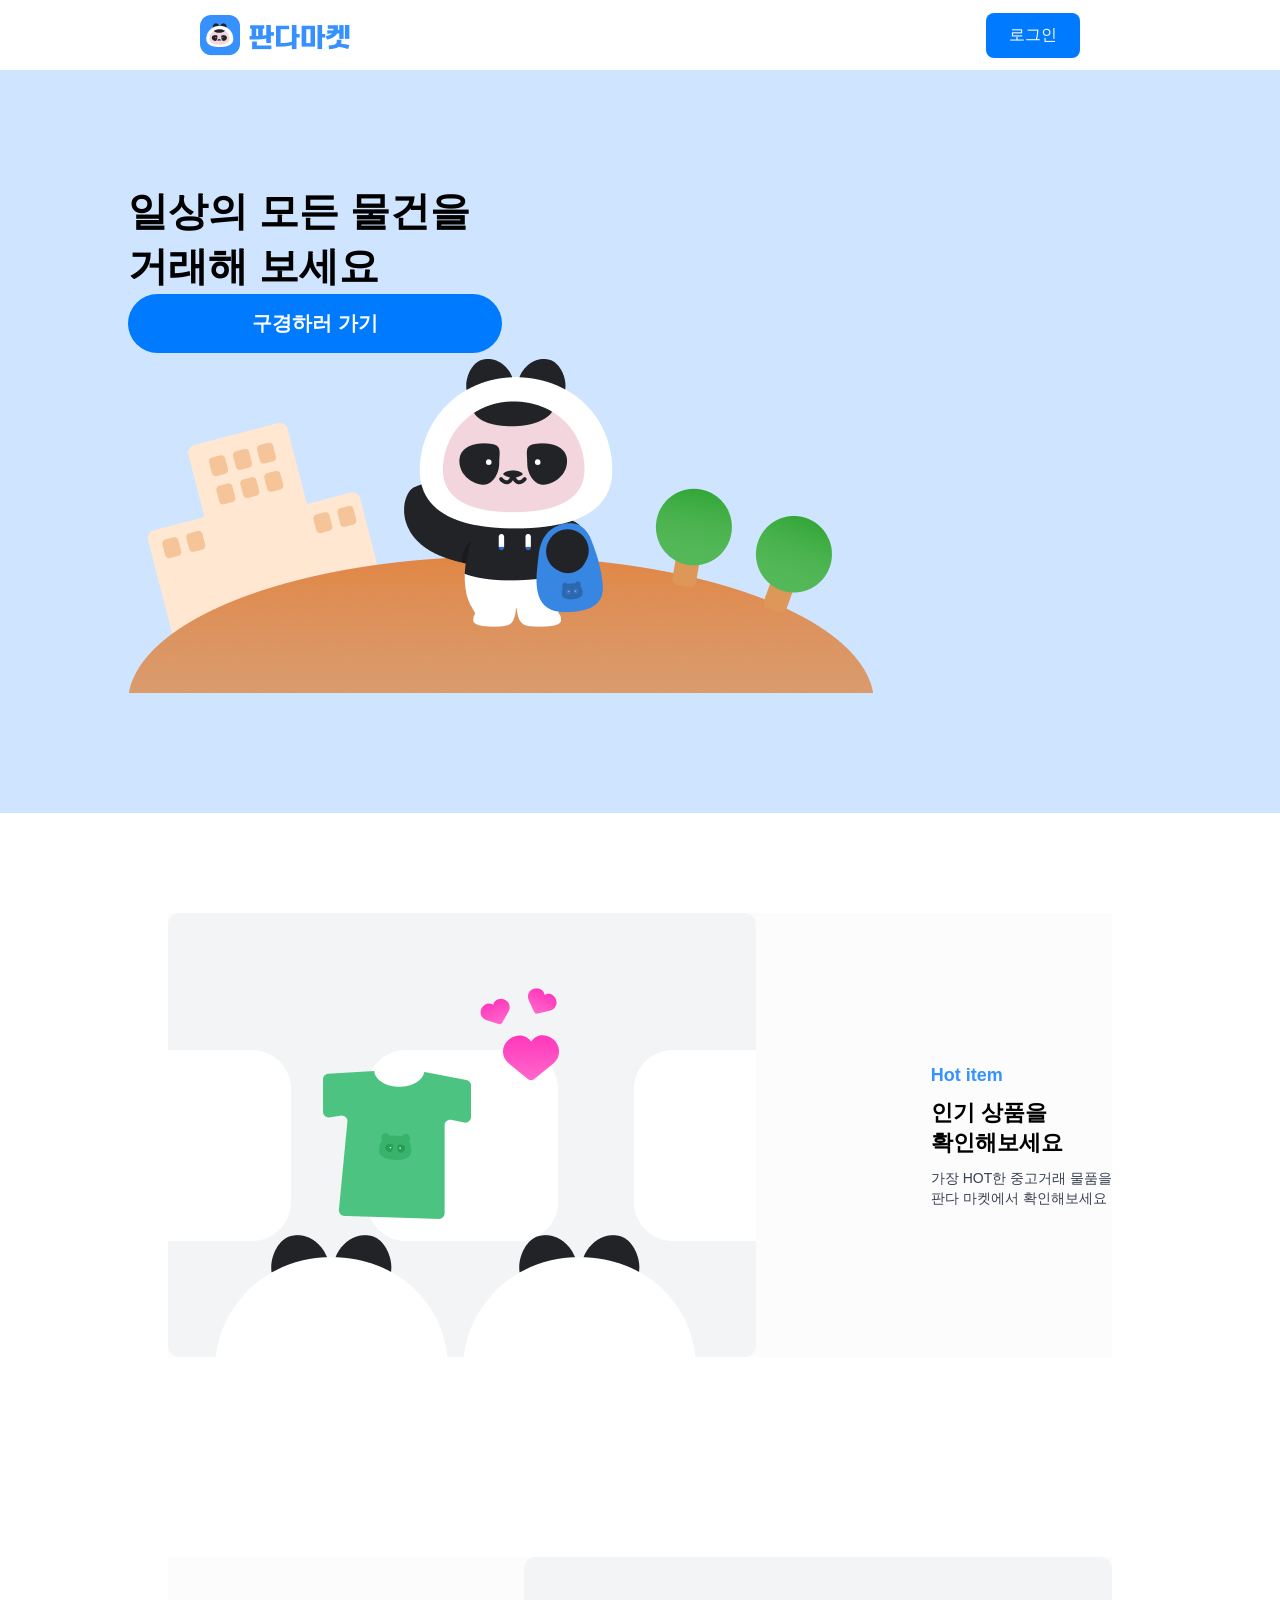
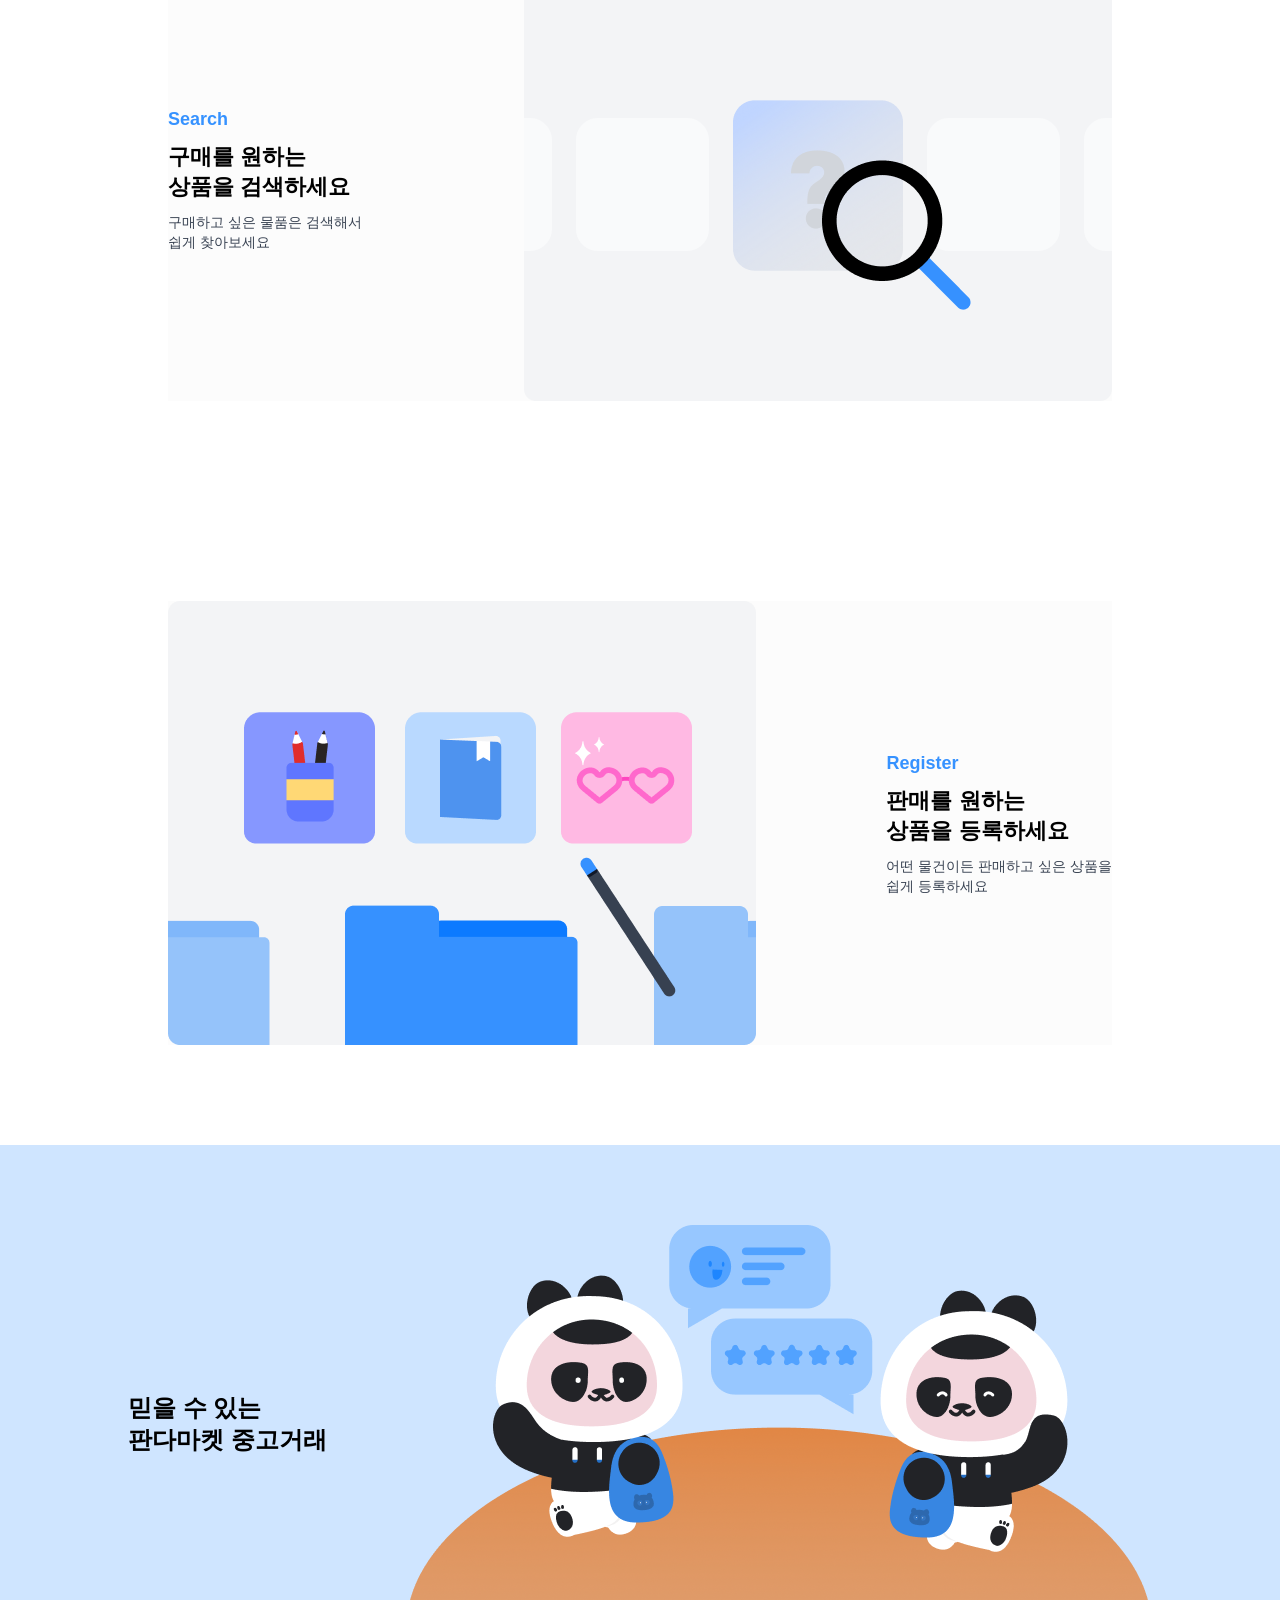
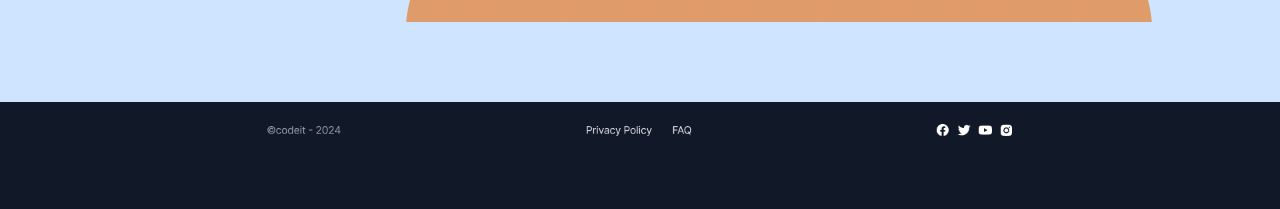
<file: index.html>
<!DOCTYPE html>
<html lang="ko">
  <head>
    <meta charset="UTF-8">
    <meta name="viewport" content="width=device-width, initial-scale=1.0">
    <title>판다마켓</title>
    <link rel="stylesheet" href="style.css">
  </head>

  <body>
    <header class="header">
        <div>
          <a href="index.html">
            <img src="images/Property 1=sm.png">
          </a>
        </div>
        <a href="login.html" class="login_button">로그인</a>
    </header>
    
    <div class="main_banner">
      <div class="banner_content">
        <h1>
          일상의 모든 물건을<br>
          거래해 보세요
        </h1>
        <a href="items.html" class="browse_button">구경하러 가기</a>
      </div>
      <img src="images/Img_home_top.png">
    </div>

    <section class="section">  
      <div class="section_inner"> 
        <img src="images/Img_home_01.png">
        <div class="section_text">
          <h5 class="label">Hot item</h5>
          <h2>
            인기 상품을<br>
            확인해보세요
          </h2>
          <h3>
            가장 HOT한 중고거래 물품을<br>
            판다 마켓에서 확인해보세요
          </h3>
        </div>
      </div>
    </section>

      <section class="section">
        <div class="section_inner">
          <div class="section_text">
            <h5 class="label">Search</h5>
            <h2>
              구매를 원하는<br>
              상품을 검색하세요
            </h2>
            <h3>
              구매하고 싶은 물품은 검색해서<br>
              쉽게 찾아보세요
            </h3>
          </div>
          <img src="images/Img_home_02.png">
        </div>
      </section>

      <section class="section"> 
        <div class="section_inner">
          <img src="images/Img_home_03.png">
          <div class="section_text">
            <h5 class="label">Register</h5>
            <h2>
              판매를 원하는<br>
              상품을 등록하세요
            </h2>
            <h3>
              어떤 물건이든 판매하고 싶은 상품을<br>
              쉽게 등록하세요
            </h3>
          </div>
        </div>
      </section>

      <section class="bottom_banner"> 
        <div class="bottom_content">
          <h1>
            믿을 수 있는<br>
            판다마켓 중고거래
          </h1>
        <img src="images/Img_home_bottom.png">
        </div>
      </section>
    
    <footer>
      <img src="images/standard=pc.png"> <!--푸터 수정하기-->
    </footer>
  </body>
</html>
</file>
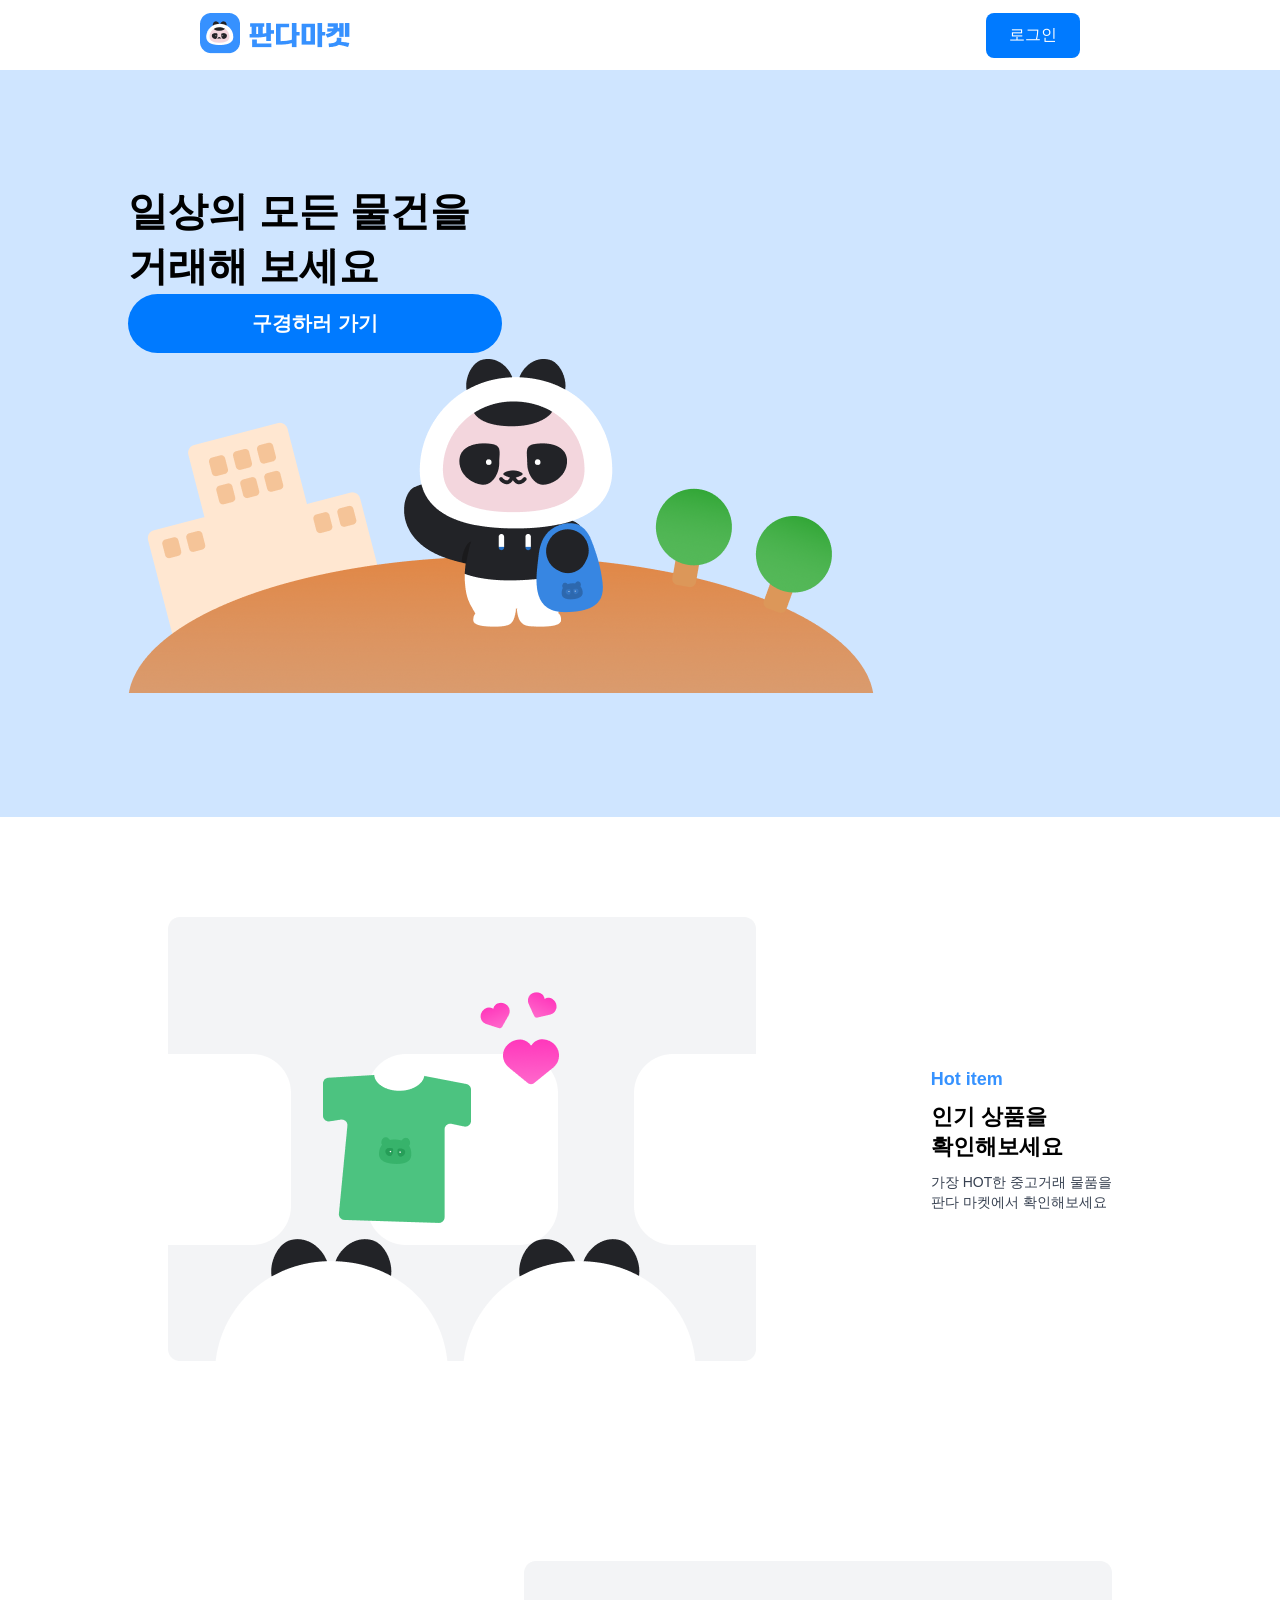
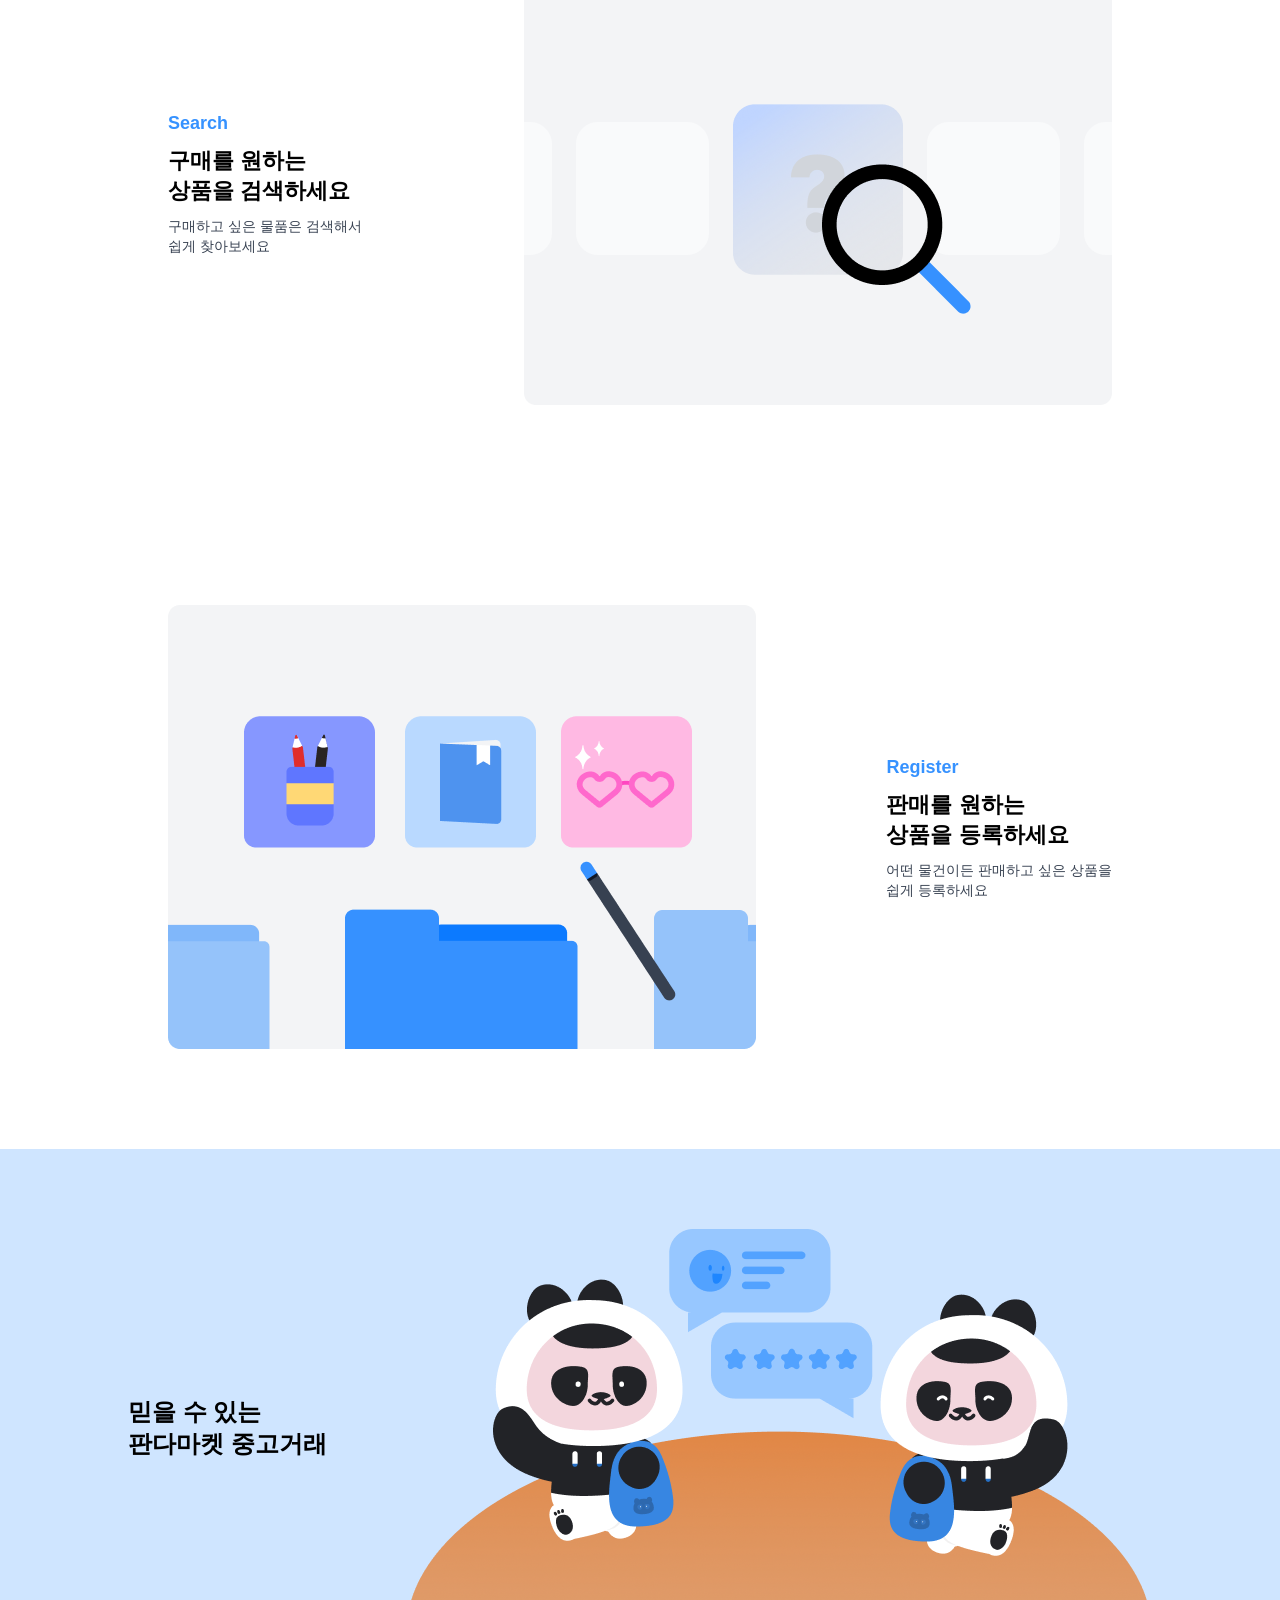
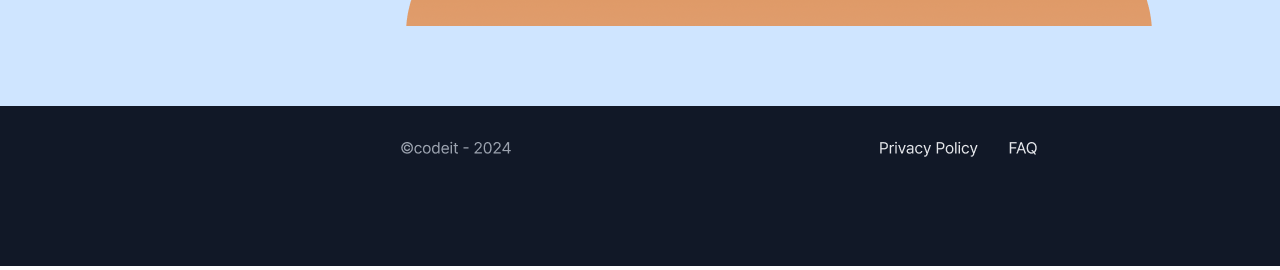
<file: 판다마켓/index.html>
<!DOCTYPE html>
<html lang="ko">
  <head>
    <meta charset="UTF-8">
    <meta name="viewport" content="width=device-width, initial-scale=1.0">
    <title>판다마켓</title>
    <link rel="stylesheet" href="style.css">
  </head>

  <body>
    <header class="header">
        <div>
          <a href="index.html">
            <img src="images/Property 1=sm.png">
          </a>
        </div>
        <a href="login.html" class="login_button">로그인</a>
    </header>
    
    <div class="main_banner">
      <div class="banner_content">
        <h1>
          일상의 모든 물건을<br>
          거래해 보세요
        </h1>
        <a href="items.html" class="browse_button">구경하러 가기</a>
        <img src="images/Img_home_top.png">
      </div>
    </div>

    <section class="section">  
      <div class="section_inner"> 
        <img src="images/Img_home_01.png">
        <div class="section_text">
          <h5 class="label">Hot item</h5>
          <h2>
            인기 상품을<br>
            확인해보세요
          </h2>
          <h3>
            가장 HOT한 중고거래 물품을<br>
            판다 마켓에서 확인해보세요
          </h3>
        </div>
      </div>
    </section>

      <section class="section">
        <div class="section_inner">
          <div class="section_text">
          <h5 class="label">Search</h5>
          <h2>
            구매를 원하는<br>
            상품을 검색하세요
          </h2>
          <h3>
            구매하고 싶은 물품은 검색해서<br>
            쉽게 찾아보세요
          </h3>
          </div>
          <img src="images/Img_home_02.png">
        </div>
      </section>

      <section class="section"> 
        <div class="section_inner">
          <img src="images/Img_home_03.png">
          <div class="section_text">
            <h5 class="label">Register</h5>
            <h2>
              판매를 원하는<br>
              상품을 등록하세요
            </h2>
            <h3>
              어떤 물건이든 판매하고 싶은 상품을<br>
              쉽게 등록하세요
            </h3>
          </div>
        </div>
      </section>

      <section class="bottom_banner"> 
        <div class="bottom_content">
          <h1>
            믿을 수 있는<br>
            판다마켓 중고거래
          </h1>
        <img src="images/Img_home_bottom.png">
        </div>
      </section>
    
    <footer>
      <img src="images/standard=pc.png"> <!--푸터 수정하기-->
    </footer>
  </body>
</html>
</file>
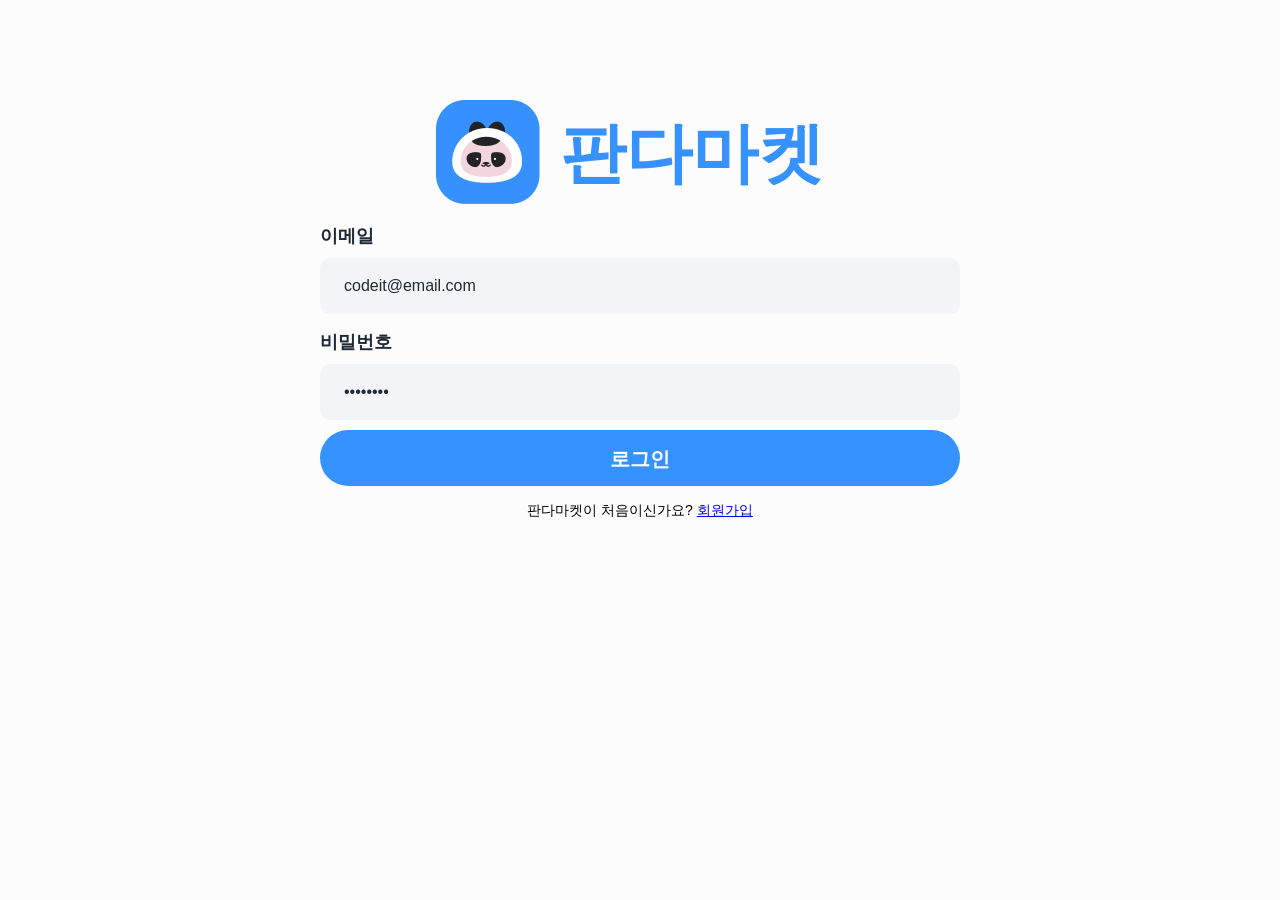
<file: login.html>
<!DOCTYPE html>
<html lang="en">
<head>
  <meta charset="UTF-8">
  <meta name="viewport" content="width=device-width, initial-scale=1.0">
  <title>판다마켓/로그인</title>
  <link rel="stylesheet" href="login.css">
</head>
<body>
   <div>
    <form>
      <div id="title_box">
        <div>
          <a href="index.html">
            <img src="images/panda_face.png">
          </a>
        </div>
        <div id="title">
          판다마켓
        </div>
      </div>
      <div>
        <label for="signup_email">이메일</label>
        <input id="signup_email" name="email" type="email" placeholder="codeit@email.com">
      </div>
      <div>
        <label for="signup_password">비밀번호</label>
        <input id="signup_password" name="password" type="password" placeholder="••••••••">
      </div>
      <div>
        <button>로그인</button>
      </div>
      <div class="register">
        <span>판다마켓이 처음이신가요? </span><a href="register.html">회원가입</a>
      </div>
    </form>
  </div>
</body>
</html>
</file>
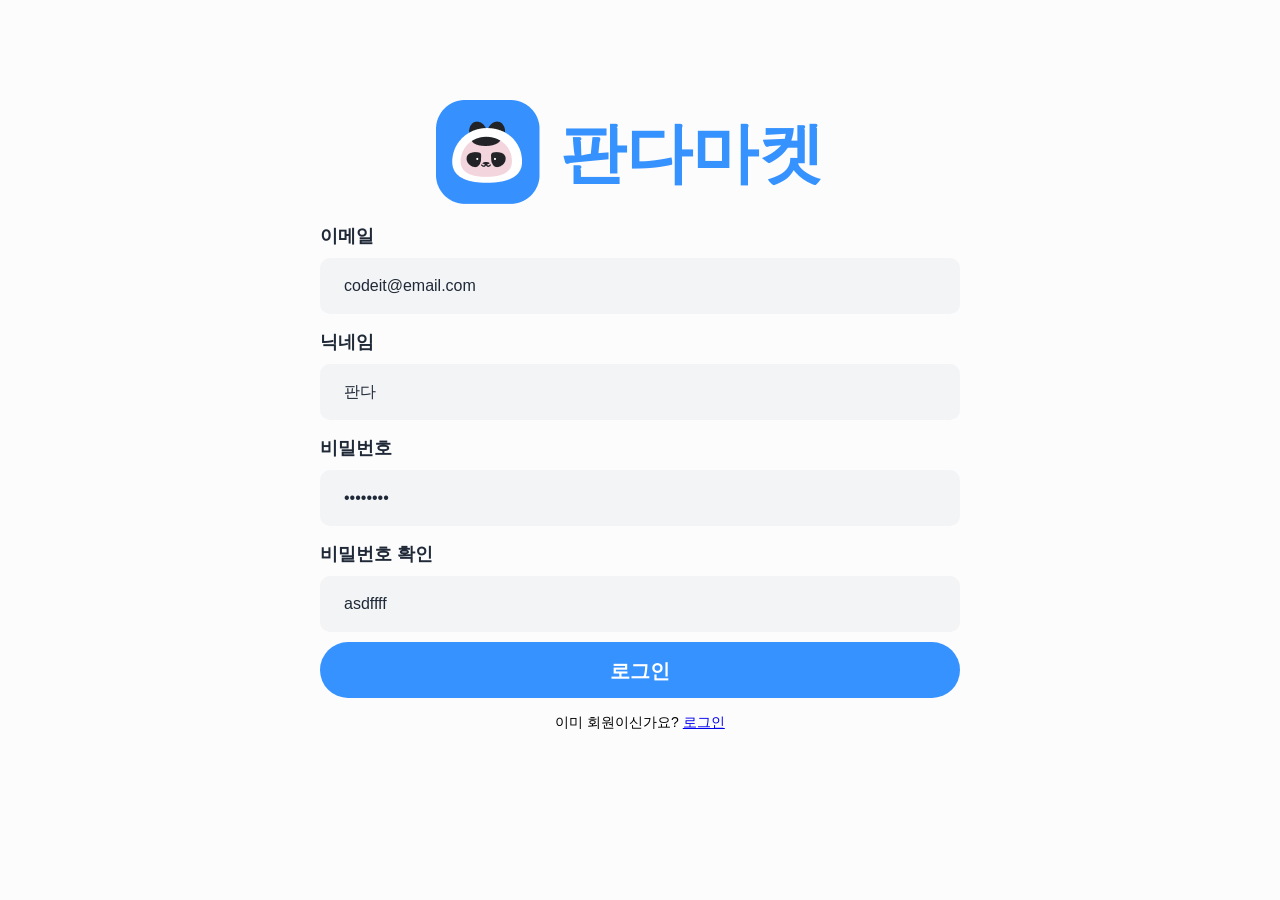
<file: register.html>
<!DOCTYPE html>
<html lang="en">
<head>
  <meta charset="UTF-8">
  <meta name="viewport" content="width=device-width, initial-scale=1.0">
  <title>판다마켓/회원가입</title>
  <link rel="stylesheet" href="register.css">
</head>
<body>
  <div>
    <form>
      <div id="title_box">
        <div>
          <a href="index.html">
            <img src="images/panda_face.png">
          </a>
        </div>
        <div id="title">
          판다마켓
        </div>
      </div>
      <div>
        <label for="signup_email">이메일</label>
        <input id="signup_email" name="email" type="email" placeholder="codeit@email.com">
      </div>
      <div>
        <label for="nickname">닉네임</label>
        <input id="nickname" name="nickname" placeholder="판다">
      </div>
      <div>
        <label for="signup_password">비밀번호</label>
        <input id="signup_password" name="password" type="password" placeholder="••••••••">
      </div>
      <div>
        <label for="signup_password_repeat">비밀번호 확인</label>
        <input id="signup_password_repeat" name="password_repeat" type="password" placeholder="asdffff">
      </div>
      <div>
        <button>로그인</button>
      </div>
      <div class="login">
        <span>이미 회원이신가요? </span><a href="login.html">로그인</a>
      </div>
    </form>
  </div>
</body>
</html>
</file>
<file: style.css>
* {
  box-sizing: border-box;
  margin: 0;
  padding: 0;
  font-family: 'Pretendard', sans-serif;
}

a {
  text-decoration: none;
}

body {
  width: 100%;
  overflow-x: hidden;
  background-color: #FFFFFF;
}

img {
  max-width: 100%;
  height: auto;
  display: block;
}

/* 헤더 */
.header {
  background-color: #ffffff;
  width: 100%;
  height: 70px;
  display: flex;
  align-items: center;
  justify-content: space-between;
  padding: 0 200px;
  position: fixed;
  top: 0;
  left: 0;
}

.login_button {
  cursor: pointer;
  background-color: #007aff;
  color: #ffffff;
  border: none;
  padding: 12px 23px;
  border-radius: 8px;
  font-size: 16px;
  font-weight: 600px;
}

.login_button:hover {
  background-color: #1967D6;
}

/* 메인 */
.main_banner {
  background-color: #cfe5ff;
  display: flex;
  justify-content: space-between;
  align-items: center;
  padding: 120px 10%;
  margin-top: 64px;
  flex-wrap: wrap;
}

.banner_content h1 {
  font-size: 40px;
  font-weight: 700;
}

.browse_button {
  cursor: pointer;
  display: inline-flex;
  justify-content: center;
  align-items: center;
  background-color: #007aff;
  color: #FFFFFF;
  border: none;
  padding: 16px 124px;
  border-radius: 999px;
  font-size: 20px;
  font-weight: 600;
}

.browse_button:hover {
  background-color: #1967D6;
}

/* 섹션 123 */
.section {
  background-color: #FFFFFF;
  padding: 100px 10%;
  max-width: 1200px;
  margin: 0 auto;
  width: 100%
}

.section_inner {
  background-color: #fcfcfc;
  display: flex;
  align-items: center;
  justify-content: space-between;
  gap: 40px;
}

.section_text {
  max-width: 800px;
}

.section_text h2 {
  font-size: 22px;
  margin: 10px 0;
}

.section_text h3 {
  color: #374151;
  font-size: 14px;
  font-weight: 500;
  line-height: 20px;
}

.label {
  font-size: 18px;
  font-weight: 700;
  line-height: 25px;
  margin-bottom: 10px;
  color: #3692ff;
}

/* 하단 */

.bottom_banner {
  background-color: #cfe5ff;
  padding: 80px 10%;
  text-align: left;
}

.bottom_content {
  display: flex;
  justify-content: space-between;
  align-items: center;
  flex-wrap: wrap;
}

/* 푸터

.footer {

}

*/
</file>
<file: 판다마켓/style.css>
* {
  box-sizing: border-box;
  margin: 0;
  padding: 0;
  font-family: 'Pretendard', sans-serif;
}

a {
  text-decoration: none;
}

body {
  background-color: #FFFFFF;
}

/* 헤더 */
.header {
  background-color: #ffffff;
  width: 100%;
  height: 70px;
  display: flex;
  align-items: center;
  justify-content: space-between;
  padding: 0 200px;
  position: fixed;
  top: 0;
  left: 0;
}

.login_button {
  cursor: pointer;
  background-color: #007aff;
  color: #ffffff;
  border: none;
  padding: 12px 23px;
  border-radius: 8px;
  font-size: 16px;
  font-weight: 600px;
}

.login_button:hover {
  background-color: #1967D6;
}

/* 메인 */
.main_banner {
  background-color: #cfe5ff;
  display: flex;
  justify-content: space-between;
  align-items: center;
  padding: 120px 10%;
  margin-top: 64px;
}

.banner_content h1 {
  font-size: 40px;
  font-weight: 700;
}

.browse_button {
  cursor: pointer;
  display: inline-flex;
  justify-content: center;
  align-items: center;
  background-color: #007aff;
  color: #FFFFFF;
  border: none;
  padding: 16px 124px;
  border-radius: 999px;
  font-size: 20px;
  font-weight: 600;
}

.browse_button:hover {
  background-color: #1967D6;
}

/* 섹션 123 */
.section {
  background-color: #FFFFFF;
  padding: 100px 10%;
  max-width: 1200px;
  margin: 0 auto;
  width: 100%
}

.section_inner {
  display: flex;
  align-items: center;
  justify-content: space-between;
  gap: 40px;
}

.section_text {
  max-width: 800px;
}

.section_text h2 {
  font-size: 22px;
  margin: 10px 0;
}

.section_text h3 {
  color: #374151;
  font-size: 14px;
  font-weight: 500;
  line-height: 20px;
}

.label {
  font-size: 18px;
  font-weight: 700;
  line-height: 25px;
  margin-bottom: 10px;
  color: #3692ff;
}

/* 하단 */

.bottom_banner {
  background-color: #cfe5ff;
  padding: 80px 10%;
  text-align: left;
}

.bottom_content {
  display: flex;
  justify-content: space-between;
  align-items: center;
}

/* 푸터

.footer {

}

*/
</file>
<file: login.css>
* {
  box-sizing: border-box;
  margin: 0;
  padding: 0;
  font-family: 'Pretendard', sans-serif;
}

a {
  text-decoration: underline;
}

body {
  width: 100%;
  overflow-x: hidden;
  background-color: #fcfcfc;
}

form {
  margin: 100px auto;
  width: 640px;
  height: 520px;  
  background-color: #fcfcfc;
}

#title {
  color: #3692ff;
  font-size: 66.34px;
  font-weight: 700;
  font-family: 'ROKAF Sans';
  margin: auto 20px ;
}

#title_box {
  display: flex;
  justify-content: center;
  align-items: center;
}

label {
  color: #1f2937;
  display: block;
  font-size: 18px;
  font-weight: 700;
  margin: 16px 0 8px;
}

input {
  border: #f3f4f6;
  color: #0f0f0f;
  display: block;
  font-size: 16px;
  line-height: 24px;
  margin: 10px 0;
  padding: 16px 24px;
  width: 100%;
  height: 56px;
  background-color: #f3f4f6;
  border-radius: 10px;
}

input::placeholder {
  color: #1f2937;
  font-size: 16px;
  font-weight: 400;
}

button {
  cursor: pointer;
  display: block;
  justify-content: center;
  align-items: center;
  background-color: #3692ff;
  color: #FFFFFF;
  border: none;
  padding: 16px 124px;
  border-radius: 999px;
  font-size: 20px;
  font-weight: 600;
  width: 100%;
  height: 56px;
}

.register {
  font-size: 14px;
  font-weight: 500;
  text-align: center;
  padding: 16px;
}
</file>
<file: register.css>
* {
  box-sizing: border-box;
  margin: 0;
  padding: 0;
  font-family: 'Pretendard', sans-serif;
}

a {
  text-decoration: underline;
}

body {
  width: 100%;
  overflow-x: hidden;
  background-color: #fcfcfc;
}

form {
  margin: 100px auto;
  width: 640px;
  height: 520px;  
  background-color: #fcfcfc;
}

#title {
  color: #3692ff;
  font-size: 66.34px;
  font-weight: 700;
  font-family: 'ROKAF Sans';
  margin: auto 20px ;
}

#title_box {
  display: flex;
  justify-content: center;
  align-items: center;
}

label {
  color: #1f2937;
  display: block;
  font-size: 18px;
  font-weight: 700;
  margin: 16px 0 8px;
}

input {
  border: #f3f4f6;
  color: #0f0f0f;
  display: block;
  font-size: 16px;
  line-height: 24px;
  margin: 10px 0;
  padding: 16px 24px;
  width: 100%;
  height: 56px;
  background-color: #f3f4f6;
  border-radius: 10px;
}

input::placeholder {
  color: #1f2937;
  font-size: 16px;
  font-weight: 400;
}

button {
  cursor: pointer;
  display: block;
  justify-content: center;
  align-items: center;
  background-color: #3692ff;
  color: #FFFFFF;
  border: none;
  padding: 16px 124px;
  border-radius: 999px;
  font-size: 20px;
  font-weight: 600;
  width: 100%;
  height: 56px;
}

.login {
  font-size: 14px;
  font-weight: 500;
  text-align: center;
  padding: 16px;
}
</file>
